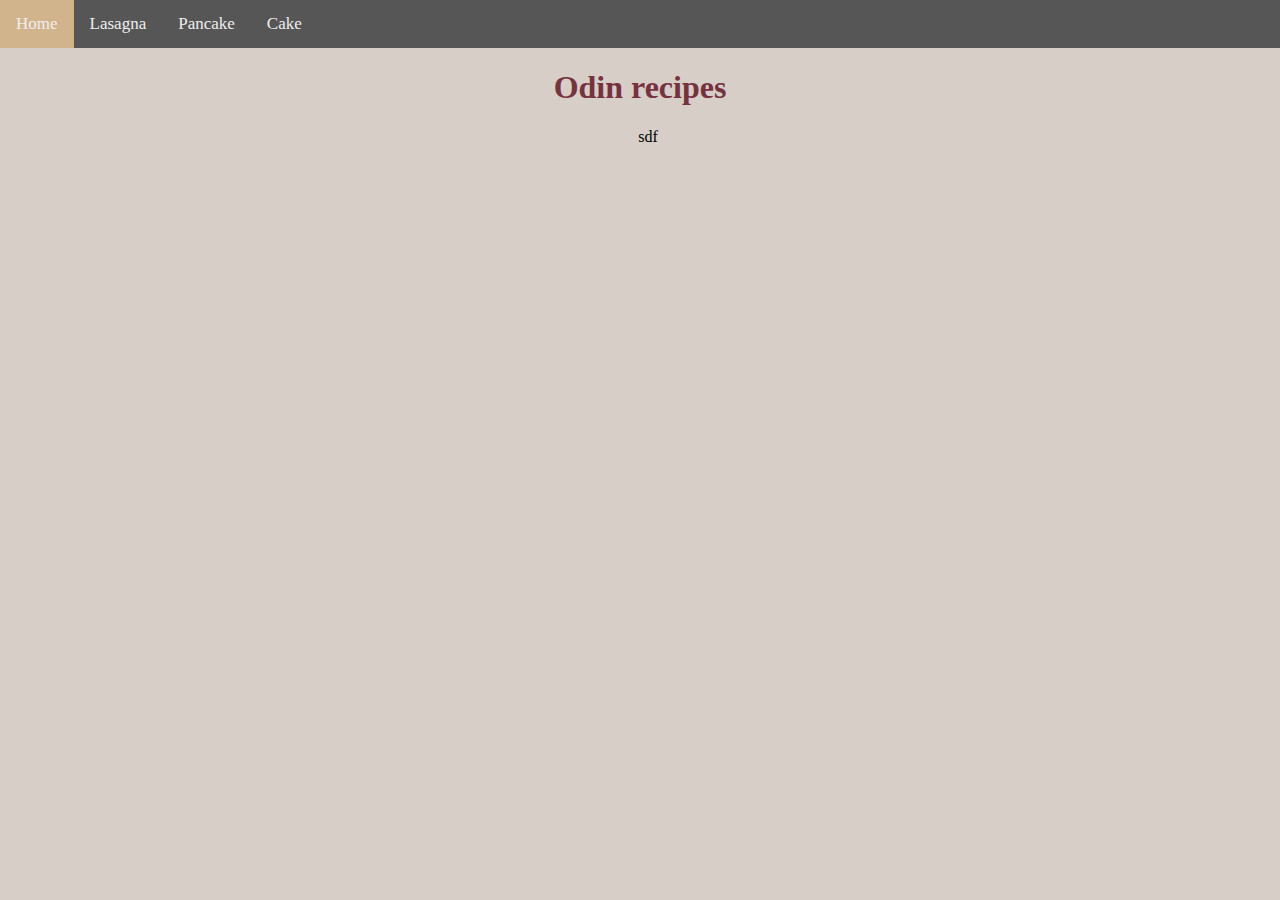
<file: home.html>
<!DOCTYPE html>
<html lang="en">
<head>
    <meta charset="UTF-8">
    <meta http-equiv="X-UA-Compatible" content="IE=edge">
    <meta name="viewport" content="width=device-width, initial-scale=1.0">
    <link rel="stylesheet" href="style.css">
    <link rel="stylesheet" href="nutrients.css">
    <title>Home</title>
    <div class="topnav">
        <a class="active" href="index.html">Home</a>
        <a href="recipes/lasagna.html">Lasagna</a>
        <a href="recipes/pancakes.html">Pancake</a>
        <a href="recipes/cake.html">Cake</a>
      </div>
</head>
<body>
    <h1>Odin recipes</h1>
    <p>sdf</p>
     
      
</body>
</html>
</file>
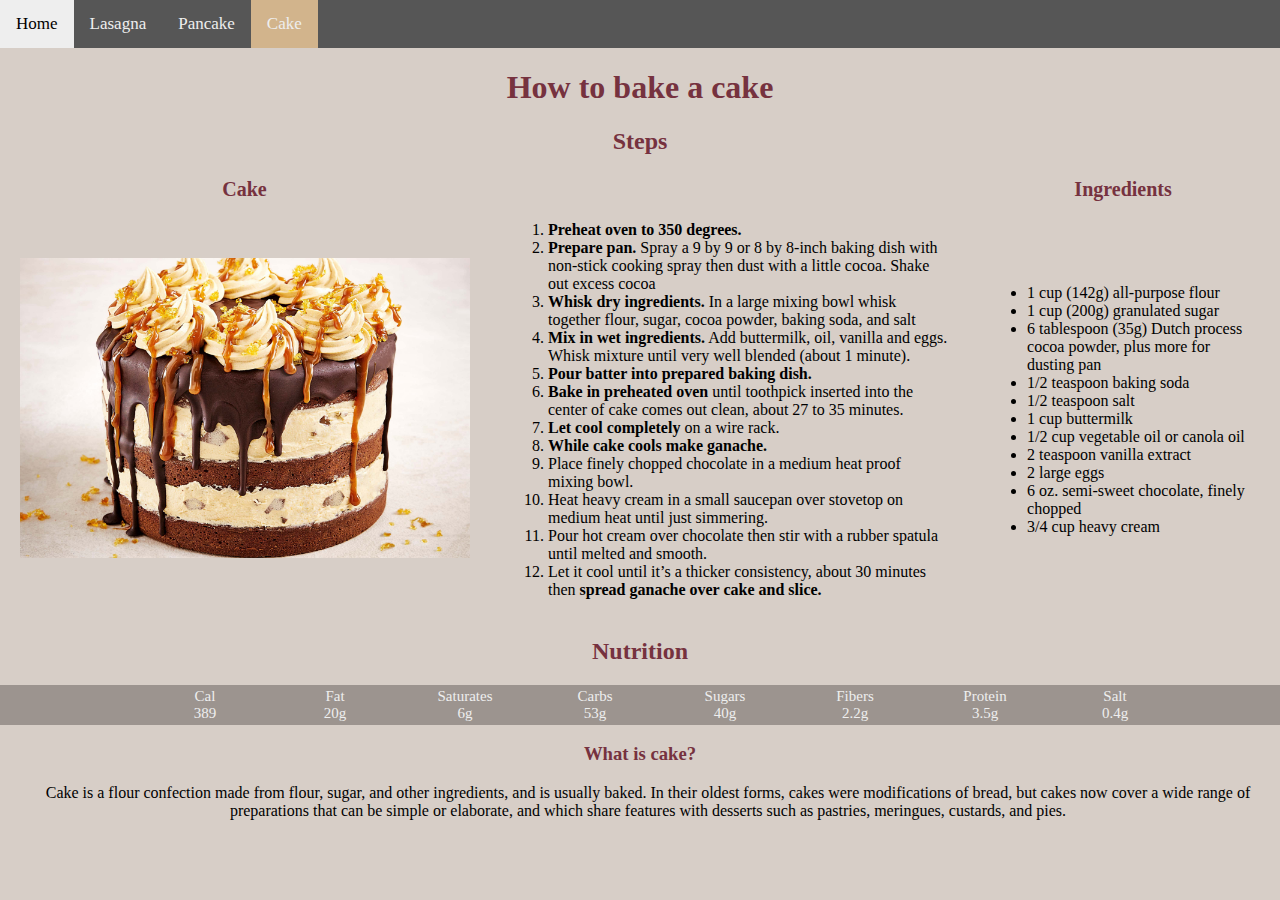
<file: recipes/cake.html>
<!DOCTYPE html>
<html lang="en">
<head>
    <meta charset="UTF-8">
    <meta http-equiv="X-UA-Compatible" content="IE=edge">
    <meta name="viewport" content="width=device-width, initial-scale=1.0">
    <link rel="stylesheet" href="../style.css">
    <link rel="stylesheet" href="../nutrients.css">
    <title>Cake</title>
    <div class="topnav">
        <a href="../home.html">Home</a>
        <a href="../recipes/lasagna.html">Lasagna</a>
        <a href="../recipes/pancakes.html">Pancake</a>
        <a class="active" href="../recipes/cake.html">Cake</a>
      </div>
</head>
<body>
    <h1>How to bake a cake</h1>
    <h2>Steps</h2>
  <table border="1">
    <th>Cake</th>
    <th></th>
    <th>Ingredients</th>
    <tr>
      <td>
        <img src="../images/cake.jpeg" alt="Cake" title="Cake" width="450" height="300"></td>
      <td>
          <ol>
              <li><b>Preheat oven to 350 degrees.</b></li>
              <li><b>Prepare pan.</b> Spray a 9 by 9 or 8 by 8-inch baking dish with non-stick cooking spray then dust with a little cocoa. Shake out excess cocoa</li>
              <li><b>Whisk dry ingredients.</b> In a large mixing bowl whisk together flour, sugar, cocoa powder, baking soda, and salt</li>
              <li><b>Mix in wet ingredients.</b> Add buttermilk, oil, vanilla and eggs. Whisk mixture until very well blended (about 1 minute).</li>
              <li><b>Pour batter into prepared baking dish.</b></li>
              <li><b>Bake in preheated oven</b> until toothpick inserted into the center of cake comes out clean, about 27 to 35 minutes.</li>
              <li><b>Let cool completely</b> on a wire rack.</li>
              <li><b>While cake cools make ganache.</b></li>
              <li>Place finely chopped chocolate in a medium heat proof mixing bowl.</li>
              <li>Heat heavy cream in a small saucepan over stovetop on medium heat until just simmering.</li>
              <li>Pour hot cream over chocolate then stir with a rubber spatula until melted and smooth.</li>
              <li>Let it cool until it’s a thicker consistency, about 30 minutes then <b>spread ganache over cake and slice.</b></li>
          </ol>
      </td>
        <td>
        <ul>
            <li>1 cup (142g) all-purpose flour</li>
            <li>1 cup (200g) granulated sugar</li>
            <li>6 tablespoon (35g) Dutch process cocoa powder, plus more for dusting pan</li>
            <li>1/2 teaspoon baking soda</li>
            <li>1/2 teaspoon salt</li>
            <li>1 cup buttermilk</li>
            <li>1/2 cup vegetable oil or canola oil</li>
            <li>2 teaspoon vanilla extract</li>
            <li>2 large eggs</li>
            <li>6 oz. semi-sweet chocolate, finely chopped</li>
            <li>3/4 cup heavy cream</li>
        </ul>
      </td>
    </table>
    <h2>Nutrition</h2>
        <ul class="size">
            <li>Cal<br>389</li>
            <li>Fat<br>20g</li>
            <li>Saturates<br>6g</li>
            <li>Carbs<br>53g</li>
            <li>Sugars<br>40g</li>
            <li>Fibers<br>2.2g</li>
            <li>Protein<br>3.5g</li>
            <li>Salt<br>0.4g</li>
        </ul>
  <h3>What is cake?</h3>
  <p>Cake is a flour confection made from flour, sugar, and other ingredients, and is usually baked. In their oldest forms, cakes were modifications of bread, but cakes now cover a wide range of preparations that can be simple or elaborate, and which share features with desserts such as pastries, meringues, custards, and pies.</p>
  
  </ol>
</body>
</html>
</file>
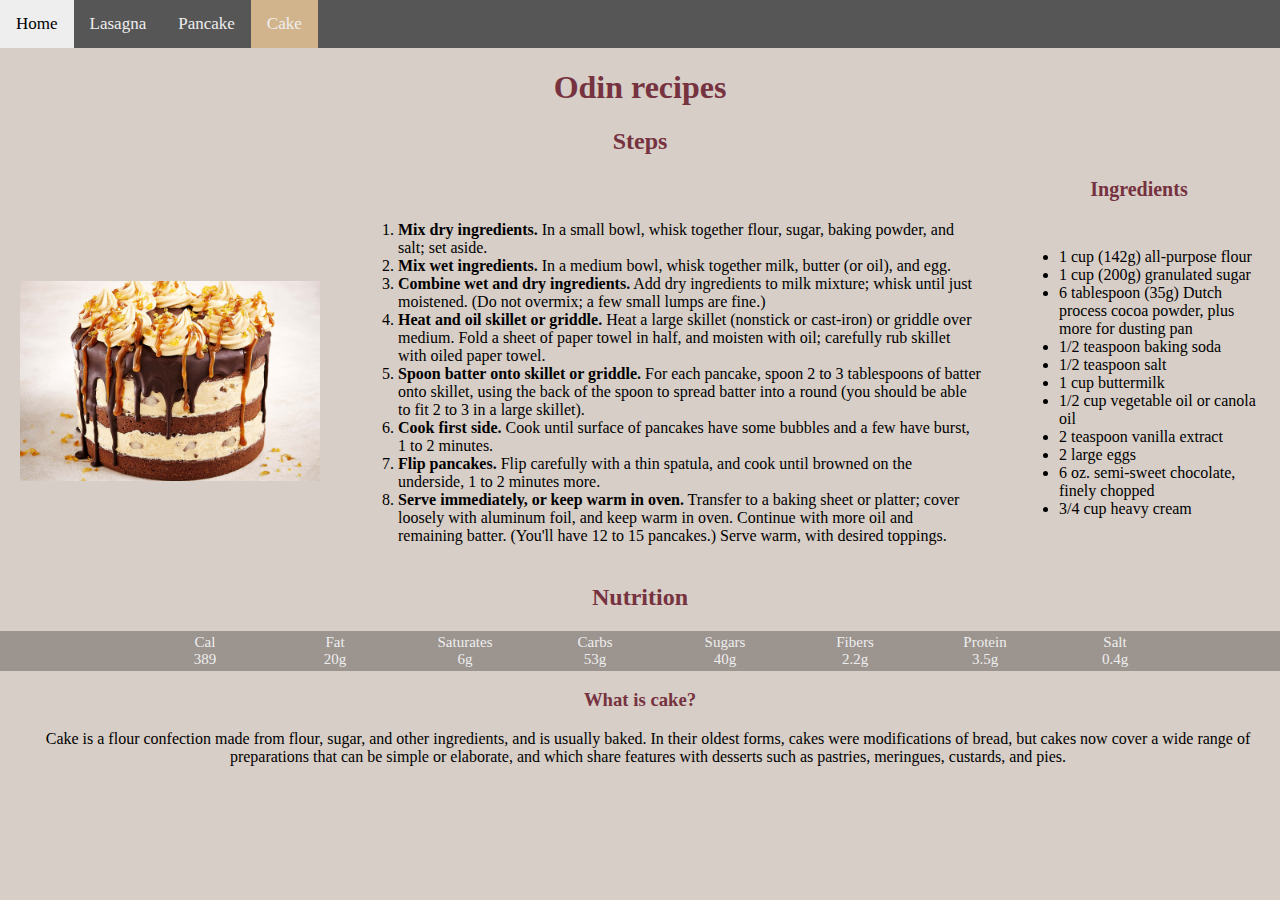
<file: recipes/edit.html>
<!DOCTYPE html>
<html lang="en">
<head>
    <meta charset="UTF-8">
    <meta http-equiv="X-UA-Compatible" content="IE=edge">
    <meta name="viewport" content="width=device-width, initial-scale=1.0">
    <link rel="stylesheet" href="../style.css">
    <link rel="stylesheet" href="../nutrients.css">
    <title>Cake</title>
    <div class="topnav">
        <a href="../index.html">Home</a>
        <a href="../recipes/lasagna.html">Lasagna</a>
        <a href="../recipes/pancakes.html">Pancake</a>
        <a class="active" href="../recipes/cake.html">Cake</a>
      </div>
</head>
<body>
    <h1>Odin recipes</h1>
    <h2>Steps</h2>
  <table border="1">
    <th></th>
    <th></th>
    <th>Ingredients</th>
    <tr>
      <td>
        <img src="../images/cake.jpeg" alt="Cake" title="Cake" width="300" height="200"></td>
      <td>
          <ol>
              <li><b>Mix dry ingredients.</b> In a small bowl, whisk together flour, sugar, baking powder, and salt; set aside.</li>
              <li><b>Mix wet ingredients.</b> In a medium bowl, whisk together milk, butter (or oil), and egg.</li>
              <li><b>Combine wet and dry ingredients.</b> Add dry ingredients to milk mixture; whisk until just moistened. (Do not overmix; a few small lumps are fine.)</li>
              <li><b>Heat and oil skillet or griddle.</b> Heat a large skillet (nonstick or cast-iron) or griddle over medium. Fold a sheet of paper towel in half, and moisten with oil; carefully rub skillet with oiled paper towel.</li>
              <li><b>Spoon batter onto skillet or griddle.</b> For each pancake, spoon 2 to 3 tablespoons of batter onto skillet, using the back of the spoon to spread batter into a round (you should be able to fit 2 to 3 in a large skillet).</li>
              <li><b>Cook first side.</b> Cook until surface of pancakes have some bubbles and a few have burst, 1 to 2 minutes.</li>
              <li><b>Flip pancakes.</b> Flip carefully with a thin spatula, and cook until browned on the underside, 1 to 2 minutes more.</li>
              <li><b>Serve immediately, or keep warm in oven.</b> Transfer to a baking sheet or platter; cover loosely with aluminum foil, and keep warm in oven. Continue with more oil and remaining batter. (You'll have 12 to 15 pancakes.) Serve warm, with desired toppings.</li>
          </ol>
      </td>
        <td>
        <ul>
            <li>1 cup (142g) all-purpose flour</li>
            <li>1 cup (200g) granulated sugar</li>
            <li>6 tablespoon (35g) Dutch process cocoa powder, plus more for dusting pan</li>
            <li>1/2 teaspoon baking soda</li>
            <li>1/2 teaspoon salt</li>
            <li>1 cup buttermilk</li>
            <li>1/2 cup vegetable oil or canola oil</li>
            <li>2 teaspoon vanilla extract</li>
            <li>2 large eggs</li>
            <li>6 oz. semi-sweet chocolate, finely chopped</li>
            <li>3/4 cup heavy cream</li>
        </ul>
      </td>
    </table>
    <h2>Nutrition</h2>
        <ul class="size">
            <li>Cal<br>389</li>
            <li>Fat<br>20g</li>
            <li>Saturates<br>6g</li>
            <li>Carbs<br>53g</li>
            <li>Sugars<br>40g</li>
            <li>Fibers<br>2.2g</li>
            <li>Protein<br>3.5g</li>
            <li>Salt<br>0.4g</li>
        </ul>
  <h3>What is cake?</h3>
  <p>Cake is a flour confection made from flour, sugar, and other ingredients, and is usually baked. In their oldest forms, cakes were modifications of bread, but cakes now cover a wide range of preparations that can be simple or elaborate, and which share features with desserts such as pastries, meringues, custards, and pies.</p>
  
  </ol>
</body>
</html>
</file>
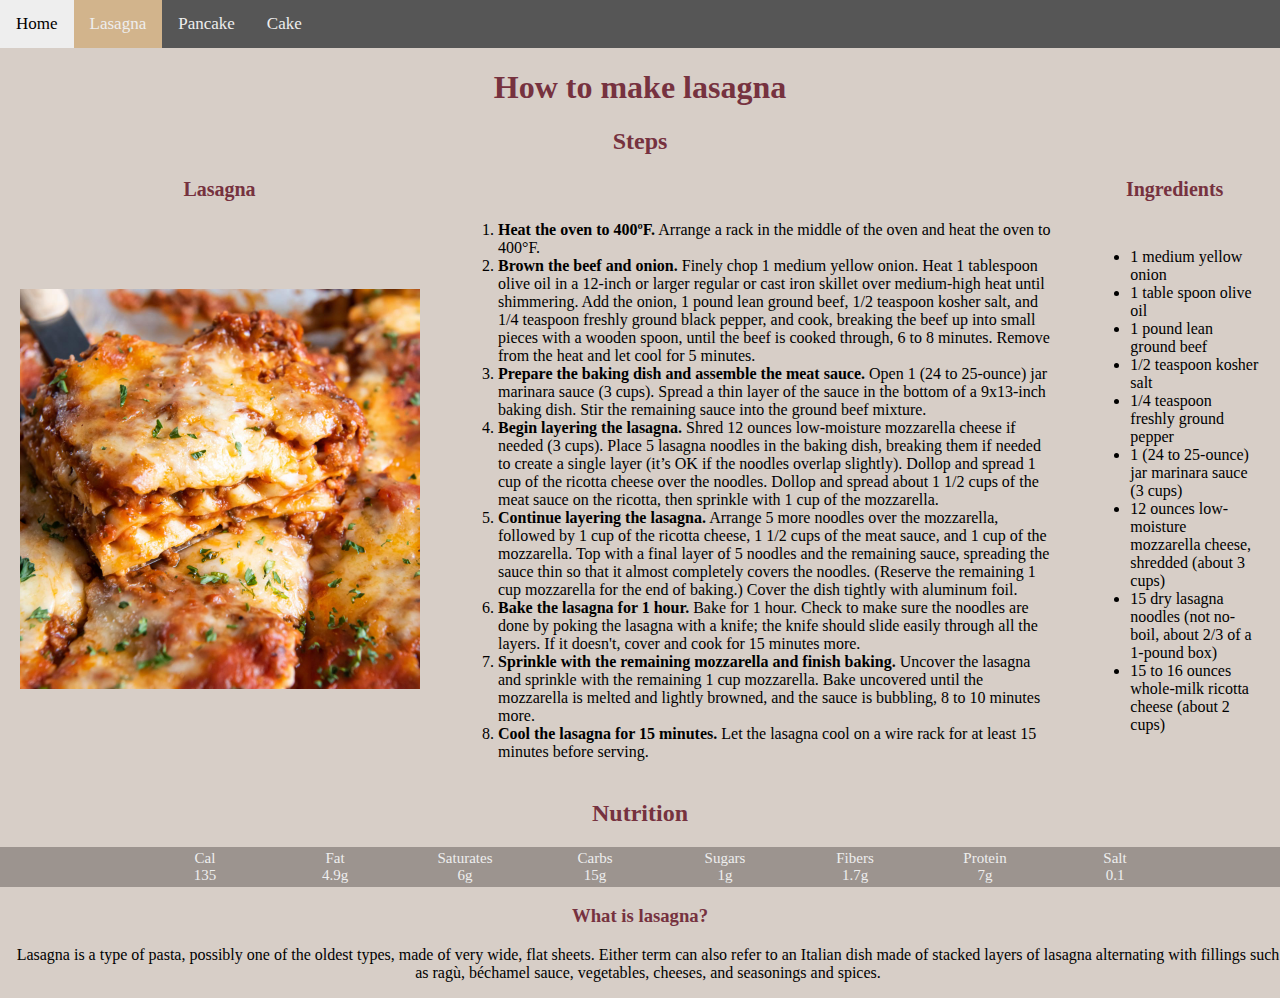
<file: recipes/lasagna.html>
<!DOCTYPE html>
<html lang="en">
<head>
    <meta charset="UTF-8">
    <meta http-equiv="X-UA-Compatible" content="IE=edge">
    <meta name="viewport" content="width=device-width, initial-scale=1.0">
    <link rel="stylesheet" href="../style.css">
    <link rel="stylesheet" href="../nutrients.css">
    
    <title>Lasagna</title>
    <div class="topnav">
        <a href="../home.html">Home</a>
        <a class="active" href="../recipes/lasagna.html">Lasagna</a>
        <a href="../recipes/pancakes.html">Pancake</a>
        <a href="../recipes/cake.html">Cake</a>
      </div>
      
</head>
<body>
    <h1>How to make lasagna</h1>
    <h2>Steps</h2>
    <table border="1">
        <th>Lasagna</th>
        <th></th>
        <th>Ingredients</th>
        <tr>
          <td>
          <img src="../images/lasagna.jpg" alt="Lasagna" title="Lasagna" width="400" height="400"></td>
          <td>
           <ol>
               <li><b>Heat the oven to 400ºF.</b> Arrange a rack in the middle of the oven and heat the oven to 400°F.</li>
              <li><b>Brown the beef and onion.</b> Finely chop 1 medium yellow onion. Heat 1 tablespoon olive oil in a 12-inch or larger regular or cast iron skillet over medium-high heat until shimmering. Add the onion, 1 pound lean ground beef, 1/2 teaspoon kosher salt, and 1/4 teaspoon freshly ground black pepper, and cook, breaking the beef up into small pieces with a wooden spoon, until the beef is cooked through, 6 to 8 minutes. Remove from the heat and let cool for 5 minutes.</li>
              <li><b>Prepare the baking dish and assemble the meat sauce.</b> Open 1 (24 to 25-ounce) jar marinara sauce (3 cups). Spread a thin layer of the sauce in the bottom of a 9x13-inch baking dish. Stir the remaining sauce into the ground beef mixture.</li>
              <li><b>Begin layering the lasagna.</b> Shred 12 ounces low-moisture mozzarella cheese if needed (3 cups). Place 5 lasagna noodles in the baking dish, breaking them if needed to create a single layer (it’s OK if the noodles overlap slightly). Dollop and spread 1 cup of the ricotta cheese over the noodles. Dollop and spread about 1 1/2 cups of the meat sauce on the ricotta, then sprinkle with 1 cup of the mozzarella.</li>
              <li><b>Continue layering the lasagna.</b> Arrange 5 more noodles over the mozzarella, followed by 1 cup of the ricotta cheese, 1 1/2 cups of the meat sauce, and 1 cup of the mozzarella. Top with a final layer of 5 noodles and the remaining sauce, spreading the sauce thin so that it almost completely covers the noodles. (Reserve the remaining 1 cup mozzarella for the end of baking.) Cover the dish tightly with aluminum foil.</li>
              <li><b>Bake the lasagna for 1 hour.</b> Bake for 1 hour. Check to make sure the noodles are done by poking the lasagna with a knife; the knife should slide easily through all the layers. If it doesn't, cover and cook for 15 minutes more.</li>
              <li><b>Sprinkle with the remaining mozzarella and finish baking.</b> Uncover the lasagna and sprinkle with the remaining 1 cup mozzarella. Bake uncovered until the mozzarella is melted and lightly browned, and the sauce is bubbling, 8 to 10 minutes more.</li>
              <li><b>Cool the lasagna for 15 minutes.</b> Let the lasagna cool on a wire rack for at least 15 minutes before serving.</li>
          </ol>
          </td>
          <td>
            <ul>
                <li>1 medium yellow onion</li>
                <li>1 table spoon olive oil</li>
                <li>1 pound lean ground beef</li>
                <li>1/2 teaspoon kosher salt</li>
                <li>1/4 teaspoon freshly ground pepper</li>
                <li>1 (24 to 25-ounce) jar marinara sauce (3 cups)</li>
                <li>12 ounces low-moisture mozzarella cheese, shredded (about 3 cups)</li>
                <li>15 dry lasagna noodles (not no-boil, about 2/3 of a 1-pound box)</li>
                <li>15 to 16 ounces whole-milk ricotta cheese (about 2 cups)</li>
            </ul>
          </td>
        </tr>
      </table>
      <h2>Nutrition</h2>
      <div class="center">
        <ul class="size" class="list">
            <li>Cal<br>135</li>
            <li>Fat<br>4.9g</li>
            <li>Saturates<br>6g</li>
            <li>Carbs<br>15g</li>
            <li>Sugars<br>1g</li>
            <li>Fibers<br>1.7g</li>
            <li>Protein<br>7g</li>
            <li>Salt<br>0.1</li>
        </ul>
    </div>
  <h3>What is lasagna?</h3>
  <p>Lasagna is a type of pasta, possibly one of the oldest types, made of very wide, flat sheets. Either term can also refer to an Italian dish made of stacked layers of lasagna alternating with fillings such as ragù, béchamel sauce, vegetables, cheeses, and seasonings and spices.</p>
</body>
</html>
</file>
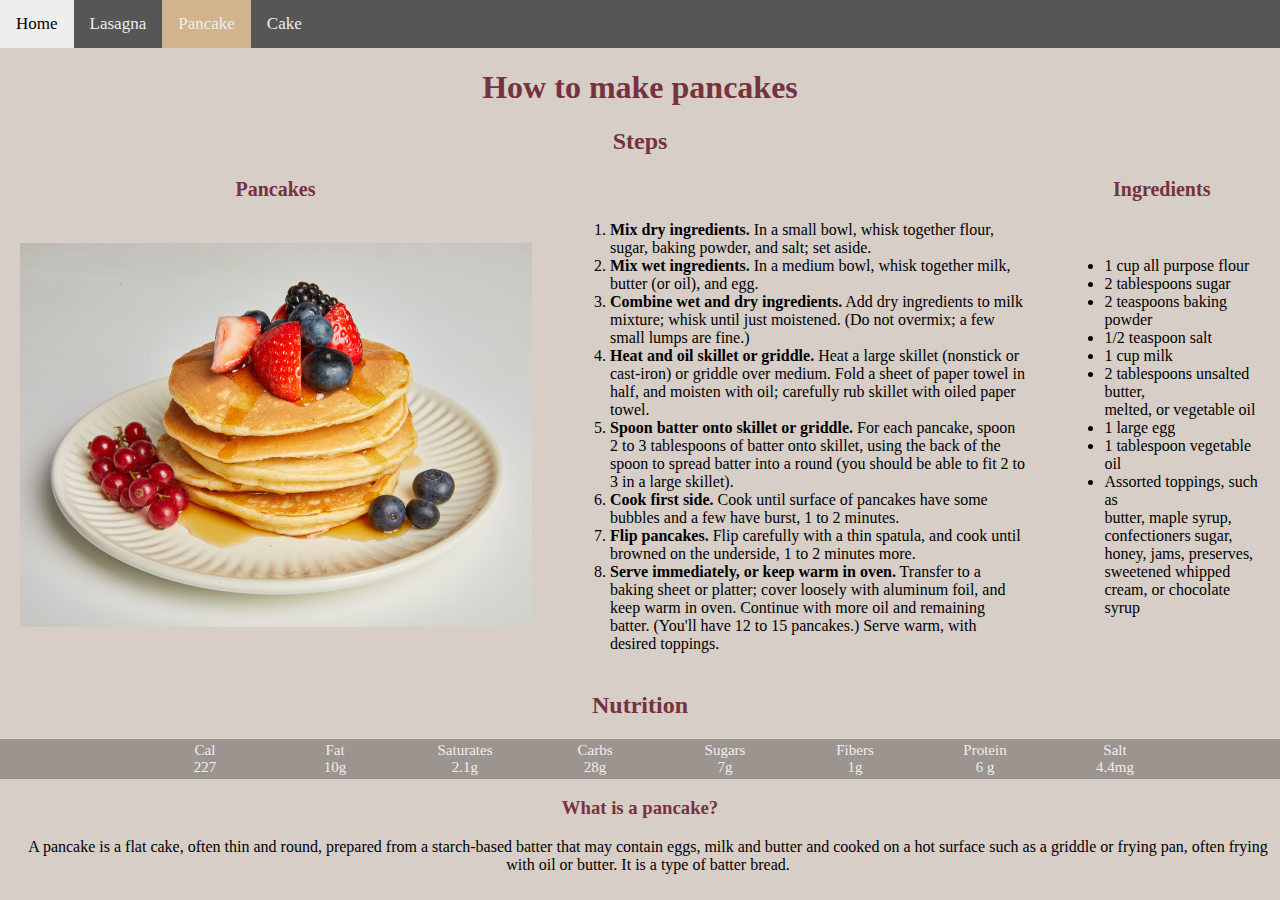
<file: recipes/pancakes.html>
<!DOCTYPE html>
<html lang="en">
<head>
    <meta charset="UTF-8">
    <meta http-equiv="X-UA-Compatible" content="IE=edge">
    <meta name="viewport" content="width=device-width, initial-scale=1.0">
    <link rel="stylesheet" href="../style.css">
    <link rel="stylesheet" href="../nutrients.css">
    <title>Pancake</title>
    <div class="topnav">
        <a href="../index.html">Home</a>
        <a href="../recipes/lasagna.html">Lasagna</a>
        <a class="active" href="../recipes/pancakes.html">Pancake</a>
        <a href="../recipes/cake.html">Cake</a>
      </div>
</head>
<body>
    <h1>How to make pancakes</h1>
    <h2>Steps</h2>
    <table border="1">
      <th>Pancakes</th>
        <th></th>
        <th>Ingredients</th>
        <tr>
          <td>
          <img src="../images/pancake.jpg" alt="Pancake" title="Pancake" width="512" height="384"></td>
          <td>
              <ol>
              <li><b>Mix dry ingredients.</b> In a small bowl, whisk together flour, sugar, baking powder, and salt; set aside.</li>
              <li><b>Mix wet ingredients.</b> In a medium bowl, whisk together milk, butter (or oil), and egg.</li>
              <li><b>Combine wet and dry ingredients.</b> Add dry ingredients to milk mixture; whisk until just moistened. (Do not overmix; a few small lumps are fine.)</li>
              <li><b>Heat and oil skillet or griddle.</b> Heat a large skillet (nonstick or cast-iron) or griddle over medium. Fold a sheet of paper towel in half, and moisten with oil; carefully rub skillet with oiled paper towel.</li>
              <li><b>Spoon batter onto skillet or griddle.</b> For each pancake, spoon 2 to 3 tablespoons of batter onto skillet, using the back of the spoon to spread batter into a round (you should be able to fit 2 to 3 in a large skillet).</li>
              <li><b>Cook first side.</b> Cook until surface of pancakes have some bubbles and a few have burst, 1 to 2 minutes.</li>
              <li><b>Flip pancakes.</b> Flip carefully with a thin spatula, and cook until browned on the underside, 1 to 2 minutes more.</li>
              <li><b>Serve immediately, or keep warm in oven.</b> Transfer to a baking sheet or platter; cover loosely with aluminum foil, and keep warm in oven. Continue with more oil and remaining batter. (You'll have 12 to 15 pancakes.) Serve warm, with desired toppings.</li>
              </ol>
            </td>
         <td>
            <ul>
                <li>1 cup all purpose flour</li>
                <li>2 tablespoons sugar</li>
                <li>2 teaspoons baking powder</li>
                <li>1/2 teaspoon salt</li>
                <li>1 cup milk</li>
                <li>2 tablespoons unsalted butter,<br> melted, or vegetable oil</li>
                <li>1 large egg</li>
                <li>1 tablespoon vegetable oil</li>
                <li>Assorted toppings, such as<br> butter, maple syrup, confectioners sugar, honey, jams, preserves,<br> sweetened whipped cream, or chocolate syrup</li>
            </ul>
          </td>
        </tr>
      </table>
      <h2>Nutrition</h2>
      <div class="center">
        <ul class="size" class="list">
            <li>Cal<br>227</li>
            <li>Fat<br>10g</li>
            <li>Saturates<br>2.1g</li>
            <li>Carbs<br>28g</li>
            <li>Sugars<br>7g</li>
            <li>Fibers<br>1g</li>
            <li>Protein<br>6 g</li>
            <li>Salt<br>4.4mg</li>
        </ul>
    </div>
  <h3>What is a pancake?</h3>
  <p>A pancake is a flat cake, often thin and round, prepared from a starch-based batter that may contain eggs, milk and butter and cooked on a hot surface such as a griddle or frying pan, often frying with oil or butter. It is a type of batter bread.</p>


</body>
</html>
</file>
<file: style.css>
h1, h2, h3 {
  text-align: center;
}

body {
  background-color: #D7CEC7;
}

table, th, td {
  border: none;
}

td {
  padding-left: 18px;
  padding-right: 18px;
  color: black;
}

th {
  font-size: 20px;
  color:#76323F;
  padding-left: 0px;
}

h1, h2 {
    color: #76323F;
}

h3 {
    color: #76323F;
}

p { 
    padding-left:16px;
    text-align: center;
}
body {
    margin: 0;
    font-family: Verdana;
}
  
  .topnav {
    overflow: hidden;
    background-color: #565656;
}
  
  .topnav a {
    float: left;
    color: #EEEEEE;
    text-align: center;
    padding: 14px 16px;
    text-decoration: none;
    font-size: 17px;
}
  
  .topnav a:hover {
    background-color: #EEEEEE;
    color: black;
}
  
  .topnav a.active {
    background-color: tan;
    color: #EEEEEE;
}
</file>
<file: nutrients.css>
.size {
    display: flex;
    gap: 50px;
    justify-content: center;
    background-color: #9c948f;
    font-size: 15px;
    text-align: center;
}
.size li {
    list-style: none;
    color: #EEEEEE;
    width: 80px;
    height: 40px;
    display: flex;
    justify-content: center;
    align-items: center;
    cursor: pointer;
    font-weight: 500;
}


.size li:hover {
    background: tan;
    color: #000000;
}
</file>
